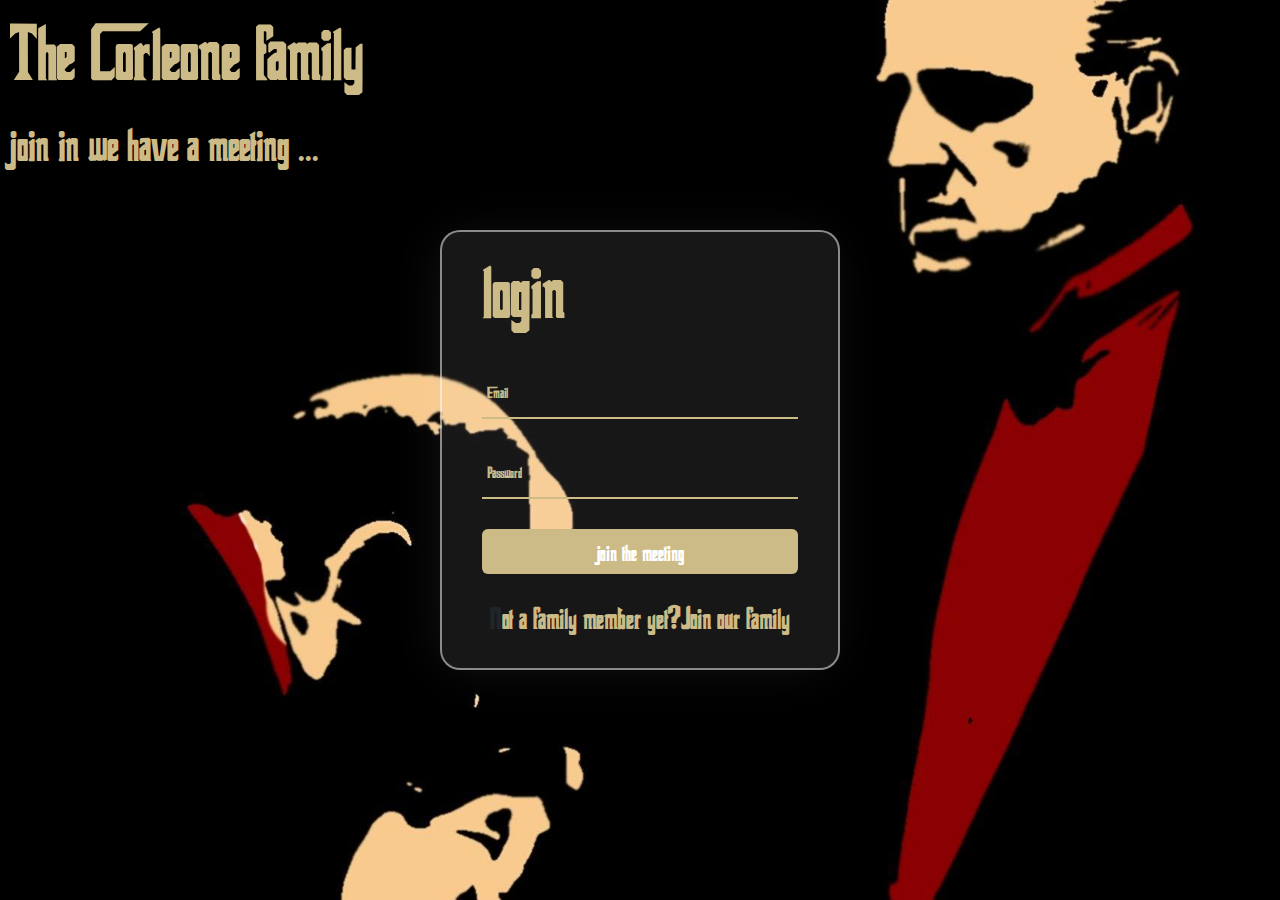
<file: index.html>
<!DOCTYPE html>
<html lang="en">

<head>
  <meta charset="UTF-8" />
  <meta name="viewport" content="width=device-width, initial-scale=1.0" />
  <title>Godfather Gang sign in page</title>
  <link rel="shortcut icon" href="./imgs/OIP.jpg" type="image/x-icon" />

  <link rel="stylesheet" href="https://cdnjs.cloudflare.com/ajax/libs/font-awesome/6.4.0/css/all.min.css"
    integrity="sha512-iecdLmaskl7CVkqkXNQ/ZH/XLlvWZOJyj7Yy7tcenmpD1ypASozpmT/E0iPtmFIB46ZmdtAc9eNBvH0H/ZpiBw=="
    crossorigin="anonymous" referrerpolicy="no-referrer" />
  <link rel="stylesheet" href="./css/bootstrap.min.css" />
  <link rel="stylesheet" href="./css/style.css" />
</head>
<body>
    <audio autoplay loop >
      <source src="/audio/The Godfather Theme Song (128  kbps) (abdwap2.com).mp3" >
    </audio>
<section class="hero-container justify-content-center align-items-center d-flex text-white ">
  <div class="welcome">
    <h1>The Corleone family</h1>
    <p>join in we have a meeting ...</p>
  </div>

  <div class="wrapper">
    <div class="form-box login">
      <h2>login</h2>
      <form action="#">
        <div class="input-box">
          <span class="icon"><i class="fa-solid fa-envelope"></i></span>
          <input type="email" required id="inputEmail">
          <label for="inputEmail">Email</label>
        </div>
        <div class="input-box">
          <span class="icon"><i class="fa-solid fa-lock"></i></span>
          <input type="password" required id="inputpassword">
          <label for="inputpassword">Password</label>
        </div>
        
        <button type="button" id="joinin" class="btn">join the meeting</button>
        <div class="login-register">
          <p><span class="text-dark">N</span>ot a family member yet?<a href="#" class="register-link">Join our family</a></p>
        </div>
      </form>
    </div>
    <div class="form-box register">
      <h2 style="font-size: 3.5em;">Registration</h2>
      <form action="#">
        <div class="input-box">
          <span class="icon"><i class="fa-solid fa-envelope"></i></span>
          <input type="text" required id="userName">
          <label for="userName">First Name</label>
        </div>
        <div class="input-box">
          <span class="icon"><i class="fa-solid fa-envelope"></i></span>
          <input type="email" required id="userEmail">
          <label for="userEmail">Email</label>
        </div>
        <div class="input-box">
          <span class="icon"><i class="fa-solid fa-lock"></i></span>
          <input type="password" required id="userPassword">
          <label for="userPassword">Password</label>
        </div>
        <div class="remember-forgot">
          <label for=""><input type="checkbox" required>I pay Respect to the Godfather</label>

        </div>
        <button type="button" class="btn login-link2 " id="register">Add Request</button>
        <div class="login-register">
          <p>Already a Family Member?<a href="#" class="login-link">Login</a></p>
        </div>
      </form>
    </div>
  </div>
</section>
<div id='only_div'>
</div>
<script src="./js/bootstrap.bundle.min.js"></script>
<script src="./js/index.js"></script>
</body>

</html>
</file>
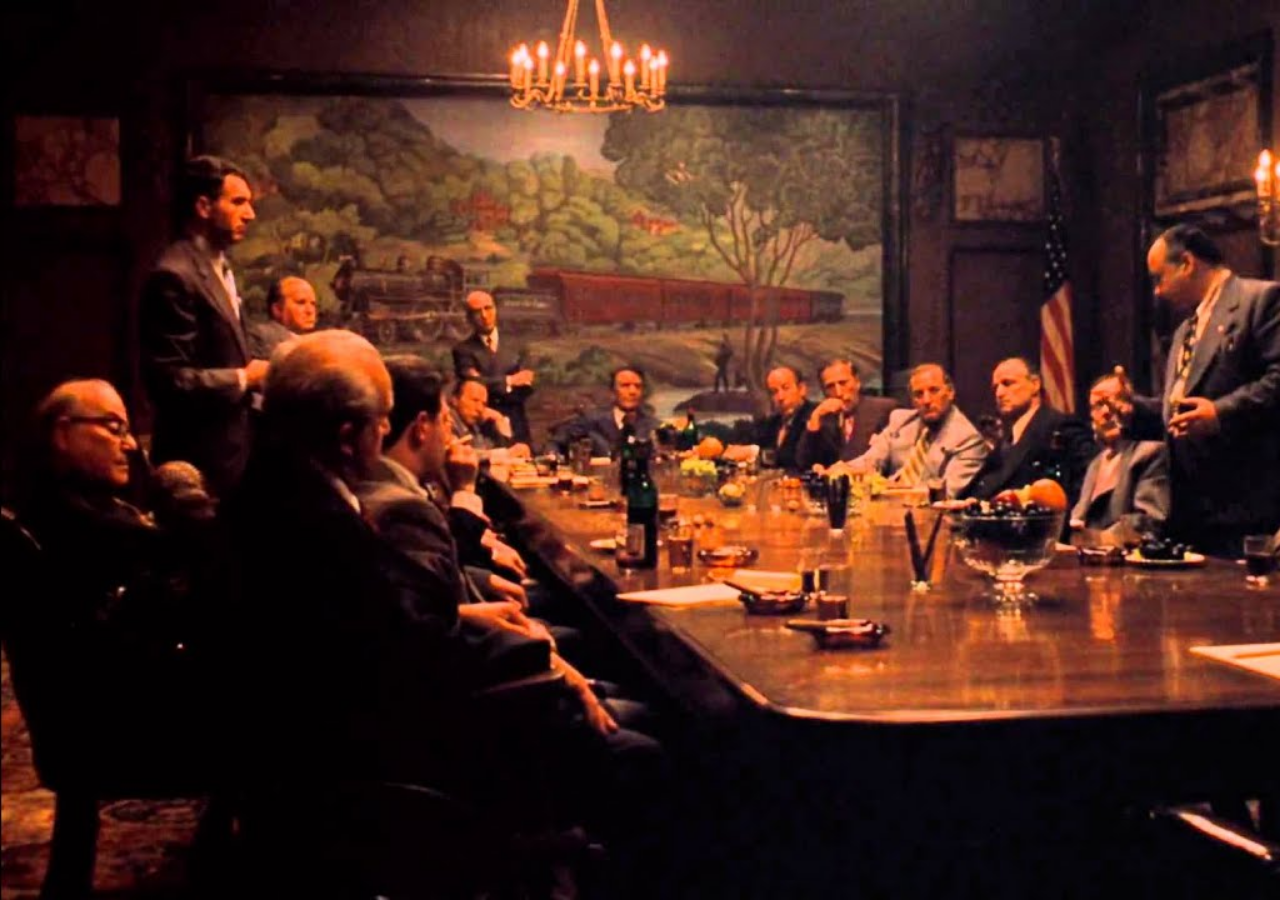
<file: home.html>
<!DOCTYPE html>
<html lang="en">
<head>
    <meta charset="UTF-8">
    <meta name="viewport" content="width=device-width, initial-scale=1.0">
    <title>the meeting</title>
    <link rel="shortcut icon" href="./imgs/OIP.jpg" type="image/x-icon" />
    <link rel="stylesheet" href="./css/bootstrap.min.css" />
    <link rel="stylesheet" href="./css/style.css" />
</head>
<body>
    <audio autoplay loop >
        <source src="/audio/The Godfather Theme Song (128  kbps) (abdwap2.com).mp3" >
      </audio>
    <div class="meeting-container position-relative">
        <div class="container "  >
            <div class="d-flex justify-content-center align-items-center flex-column py-5  " id="welcomeGang">
                
                
                
                
            </div>
            
        </div>
        
    </div>
    <script src="./js/bootstrap.bundle.min.js"></script>
    <script src="./js/index.js"></script>
</body>
</html>
</file>
<file: css/style.css>
@font-face {
  font-family: "godfather";
  src: url("/the-godfather/TheGodfather-v2.ttf");
}
body {
  font-family: "godfather";
}
.welcome {
  position: absolute;
  top: 5px;
  left: 10px;
  color: #ccba87;
  
}
.welcome h1{
  font-size: 5rem;
}
.welcome p{
  font-size: 3rem;
}
.hero-container {
  background-image: url(/imgs/godfather-bg-1.jpg);
  height: 100vh;
  background-size: cover;
  background-repeat: no-repeat;
}
.meeting-container{
  background-image: url(/imgs/R.jpg);
  height: 100vh;
  background-size: cover;
  background-repeat: no-repeat;
}
.wrapper {
  position: relative;
  width: 400px;
  height: 440px;
  background: rgba(255, 255, 255, 0.09);
  border: 2px solid rgba(255, 255, 255, 0.5);
  border-radius: 20px;
  box-shadow: -5px 2px 54px -9px rgba(255, 255, 255, 0.09);
  display: flex;
  justify-content: center;
  align-items: center;
  overflow: hidden;
}
.wrapper.active{
    height: 520px;
}
.wrapper .form-box {
  width: 100%;
  padding: 40px;
}
.wrapper .form-box.login{
 transition: transform .18s ease;
 transform: translateX(0);
}
.wrapper.active .form-box.login{
    transition: none;
    transform: translateX(-400px);
}
.wrapper .form-box.register{
    position: absolute;
    transition: none;
    transform: translateX(400px);
}
.wrapper.active .form-box.register{
    transition: transform .18s ease;
    transform: translateX(0);
   }
.form-box h2 {
  font-size: 5em;
  color: #ccba87;
  align-items: center;
}
.input-box {
  position: relative;
  width: 100%;
  height: 50px;
  border-bottom: 2px solid #ccba87;
  margin: 30px 0;
}
.input-box label {
  position: absolute;
  top: 50%;
  left: 5px;
  transform: translateY(-50%);
  font-size: 1em;
  color: #ccba87;
  font-weight: 500;
  pointer-events: none;
  transition: 0.5s;
}
.input-box input:focus ~ label,
.input-box input:valid ~ label {
  top: -5px;
}
.input-box input {
  width: 100%;
  height: 100%;
  background-color: transparent;
  border: none;
  outline: none;
  font-size: 1em;
  color: #ccba87;
  font-weight: 600;
  font-family: "Courier New", Courier, monospace;
  padding: 0 35px 0 5px;
}
.input-box .icon {
  position: absolute;
  right: 8px;
  font-size: 1.2em;
  color: #ccba87;
  line-height: 57px;
}
.remember-forgot {
  font-family: "Franklin Gothic Medium", "Arial Narrow", Arial, sans-serif;
  font-size: 0.9em;
  color: #ccba87;
  font-weight: 500;
  margin: -15px 0 15px;
  display: flex;
  justify-content: space-between;
}
.remember-forgot label input {
  accent-color: #ccba87;
  margin-right: 3px;
}
.remember-forgot a {
  color: #ccba87;
  text-decoration: none;
}
.remember-forgot a:hover {
  text-decoration: underline;
}
.btn {
  width: 100%;
  height: 45px;
  background: #ccba87;
  border: none;
  border-radius: 6px;
  outline: none;
  cursor: pointer;
  color: #fff;
  font-weight: 500;
  font-size: 1.5em;
}
.login-register{
    font-size: 2em;
    color: #ccba87;
    text-align: center;
    font-weight: 300;
    margin: 20px 0 10px;
}

.login-register p a{
    color: #ccba87;
    text-decoration: none;
    font-weight: 500;
}
.login-register p a:hover{
    text-decoration: underline;
}
.meeting-container h1 {
  color: #ccba87;
  font-size: 5em;
}
.meeting-container h2 {
  color: #ccba87;
  font-size: 4em;
  text-transform: capitalize;
}
.meeting-container p {
  color: #ccba87;
  font-size: 3em;
}
.meeting-container .leave{
  position: absolute;
  bottom: 30px;
  width: 10%;
}
</file>
